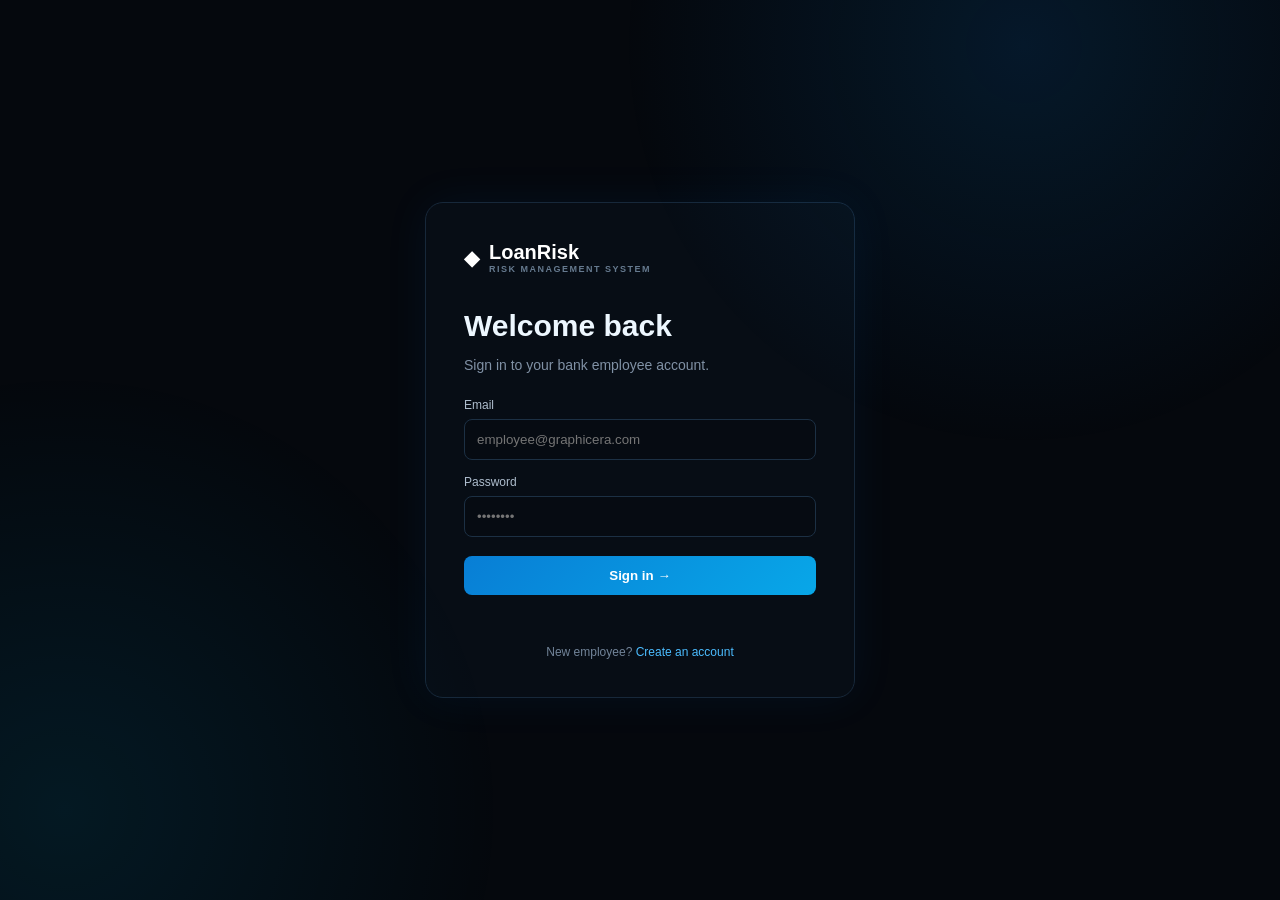
<file: frontend/index.html>
<!DOCTYPE html>
<html lang="en">

<head>
    <meta charset="UTF-8">
    <meta name="viewport" content="width=device-width, initial-scale=1.0">

    <title>LoanRisk | Login</title>

    <link rel="stylesheet" href="css/style.css">
</head>

<body class="auth">

    <main class="card">

        <!-- Brand -->
        <div class="brand">
            ◆
            <span>
                LoanRisk
                <small>Risk Management System</small>
            </span>
        </div>


        <!-- Login Heading -->
        <h1>Welcome back</h1>

        <p>
            Sign in to your bank employee account.
        </p>


        <!-- Login Form -->
        <form id="loginForm">

            <label>
                Email

                <input
                    id="email"
                    type="email"
                    placeholder="employee@graphicera.com"
                    required
                >
            </label>


            <label>
                Password

                <input
                    id="password"
                    type="password"
                    placeholder="••••••••"
                    required
                >
            </label>


            <button type="submit">
                Sign in →
            </button>


            <!-- Login status/error -->
            <div id="msg"></div>

        </form>


        <!-- Signup -->
        <footer>
            New employee?

            <a href="signup.html">
                Create an account
            </a>
        </footer>

    </main>


    <!-- Login JavaScript -->
    <script src="js/login.js"></script>

</body>

</html>
</file>
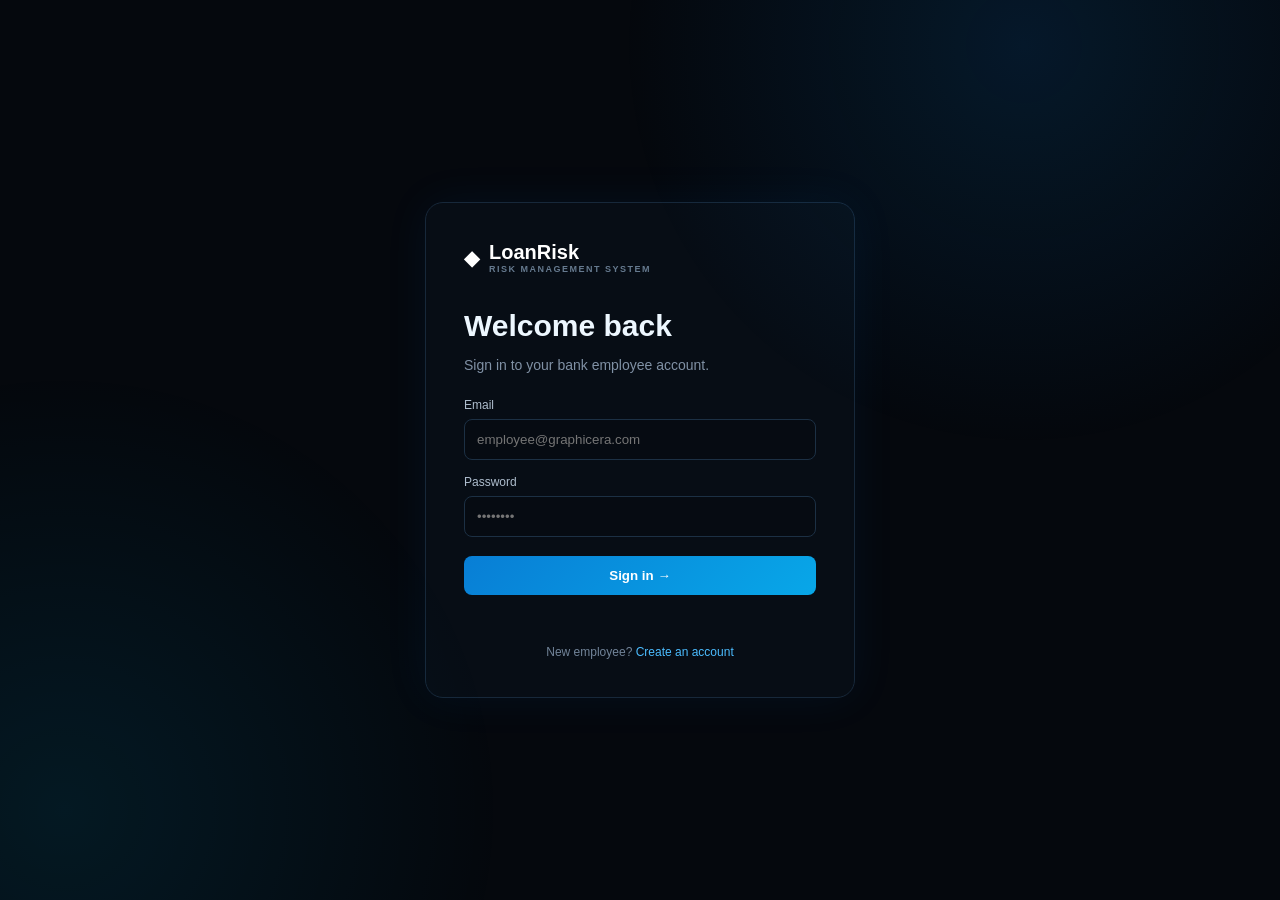
<file: frontend/dashboard.html>
<!DOCTYPE html>
<html lang="en">

<head>
    <meta charset="UTF-8">
    <meta name="viewport" content="width=device-width, initial-scale=1.0">

    <title>LoanRisk | Dashboard</title>

    <link rel="stylesheet" href="css/style.css">
</head>

<body>



    <header>

        <a class="brand" href="dashboard.html">
            ◆

            <span>
                LoanRisk
                <small>Risk Management System</small>
            </span>
        </a>


        <nav>

            <a
                class="active"
                href="dashboard.html"
            >
                Dashboard
            </a>


            <a href="saved-details.html">
                Saved Details
            </a>


            <button
                type="button"
                id="logout"
            >
                Logout
            </button>

        </nav>

    </header>




    <main class="container">


        <!-- Page Heading -->

        <div class="heading">

            <div>

                <small class="eyebrow">
                    CREDIT ANALYSIS
                </small>


                <h1>
                    Loan Default Prediction
                </h1>


                <p>
                    Enter customer information to estimate default risk.
                </p>

            </div>


            <!-- Safety Threshold -->

            <div class="threshold">

                <span>Safety threshold</span>

                <b id="threshold">90%</b>

              <div class="threshold-control">

                <input
                   id="thresholdInput"
                   type="number"
                   min="0"
                   max="100"
                   step="1"
                   value="90"
                >

                <span>%</span>

                <button
                   type="button"
                   id="updateThreshold"
                >
                   Update
                </button>

              </div>

              <div id="thresholdMsg"></div>

            </div>

        
        
        </div>





        <form
            id="predictionForm"
            class="panel"
        >

            <h2>
                Customer Information
            </h2>


            <div class="grid">


                <!-- Age -->

                <label>
                    Age

                    <input
                        id="Age"
                        type="number"
                        min="18"
                        max="110"
                        required
                    >
                </label>



                <!-- Gender -->

                <label>
                    Gender

                    <select
                        id="Gender"
                        required
                    >

                        <option value="">
                            Select
                        </option>

                        <option value="Female">
                            Female
                        </option>

                        <option value="Male">
                            Male
                        </option>

                    </select>

                </label>



                <!-- Person Income -->

                <label>
                    Person Income ( ₹ MOTHLY)

                    <input
                        id="Person_Income"
                        type="number"
                        min="10000"
                        max="100000000"
                        required
                    >
                </label>



                <!-- Employee Experience -->

                <label>
                    Employee Experience (IN YEARS)

                    <input
                        id="Employee_Experience"
                        type="number"
                        min="0"
                        max="50"
                        required
                    >
                </label>



                <!-- Loan Amount -->

                <label>
                    Loan Amount

                    <input
                        id="Loan_Amount"
                        type="number"
                        min="1000"
                        max="10000000"
                        required
                    >
                </label>



                <!-- Loan Interest Rate -->

                <label>
                    Loan Interest Rate

                    <input
                        id="Loan_interest_Rate"
                        type="number"
                        min="1"
                        max="30"
                        step="0.01"
                        required
                    >
                </label>



                <!-- Loan Percentage -->

                <label>
                    Loan Percentage (Ratio)

                    <input
                        id="Loan_percentage"
                        type="number"
                        min="0"
                        max="1"
                        step="0.01"
                        required
                    >
                </label>



                <!-- Credit History -->

                <label>
                    Credit History

                    <input
                        id="Credit_History"
                        type="number"
                        min="0"
                        max="10"
                        step="0.1"
                        required
                    >
                </label>



                <!-- Credit Score -->

                <label>
                    Credit Score

                    <input
                        id="Credit_Score"
                        type="number"
                        min="200"
                        max="1000"
                        required
                    >
                </label>

                

                <!-- Education -->

                <label>
                    Education

                    <select
                        id="Education"
                        required
                    >

                        <option value="">
                            Select
                        </option>

                        <option value="Master">
                            Master
                        </option>

                        <option value="High School">
                            High School
                        </option>

                        <option value="Bachelor">
                            Bachelor
                        </option>

                        <option value="Associate">
                            Associate
                        </option>

                        <option value="Doctorate">
                            Doctorate
                        </option>

                    </select>

                </label>



                <!-- Home Ownership -->

                <label>
                    Home Ownership

                    <select
                        id="Home_Onwership"
                        required
                    >

                        <option value="">
                            Select
                        </option>

                        <option value="Rent">
                            Rent
                        </option>

                        <option value="Own">
                            Own
                        </option>

                        <option value="Mortgage">
                            Mortgage
                        </option>

                        <option value="Other">
                            Other
                        </option>

                    </select>

                </label>



                <!-- Loan Intent -->

                <label>
                    Loan Intent

                    <select
                        id="Loan_Intent"
                        required
                    >

                        <option value="">
                            Select
                        </option>

                        <option value="Personal">
                            Personal
                        </option>

                        <option value="Education">
                            Education
                        </option>

                        <option value="Medical">
                            Medical
                        </option>

                        <option value="Venture">
                            Venture
                        </option>

                        <option value="Homeimprovement">
                            Home Improvement
                        </option>

                        <option value="Debtconsolidation">
                            Debt Consolidation
                        </option>

                    </select>

                </label>

            </div>





            <div class="action-buttons">

                <button
                    type="submit"
                >
                    Analyze Application →
                </button>


                <button
                    type="button"
                    id="saveButton"
                    class="save-button"
                    disabled
                >
                    Save Details
                </button>

            </div>



            <!-- Status / Error Message -->

            <div id="msg"></div>

        </form>





        <section
            id="result"
            class="result hidden"
        >

            <small class="eyebrow">
                PREDICTION RESULT
            </small>


            <h2 id="decision">
                —
            </h2>


            <div class="metrics">


                <!-- Default Risk -->

                <div>

                    Default Risk

                    <strong id="risk">
                        —
                    </strong>

                </div>



                <!-- Safety Score -->

                <div>

                    Safety Score

                    <strong id="safety">
                        —
                    </strong>

                </div>



                <!-- Threshold -->

                <div>

                    Threshold

                    <strong id="resultThreshold">
                        —
                    </strong>

                </div>

            </div>

        </section>

    </main>



    <!-- Dashboard JavaScript -->

    <script src="js/dashboard.js"></script>

</body>

</html>
</file>
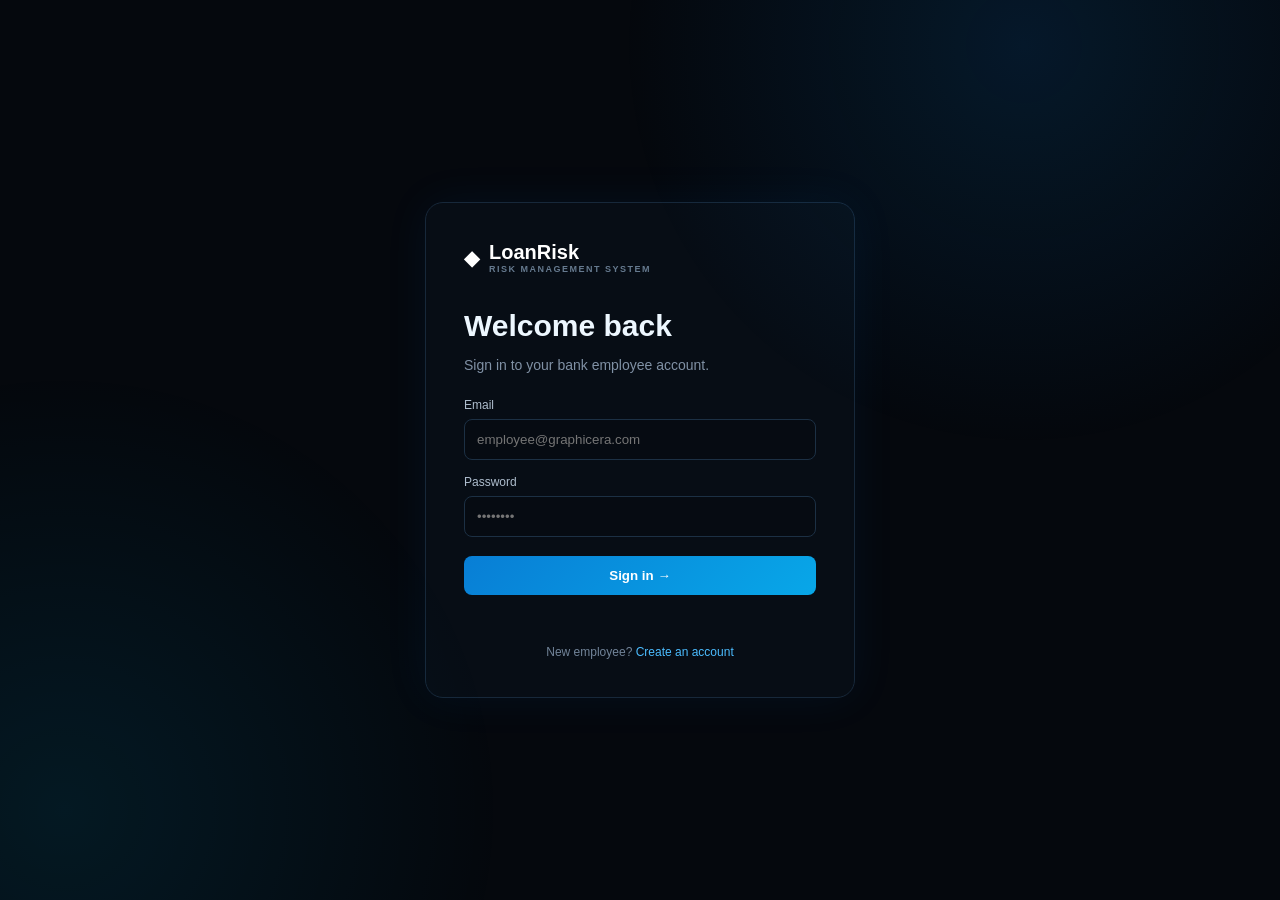
<file: frontend/saved-details.html>
<!DOCTYPE html>
<html lang="en">

<head>
    <meta charset="UTF-8">
    <meta name="viewport" content="width=device-width, initial-scale=1.0">

    <title>LoanRisk | Saved Details</title>

    <link rel="stylesheet" href="css/style.css">
</head>

<body>



    <header>

        <a
            class="brand"
            href="dashboard.html"
        >
            ◆

            <span>
                LoanRisk
                <small>Risk Management System</small>
            </span>
        </a>


        <nav>

            <!-- Dashboard -->

            <a href="dashboard.html">
                Dashboard
            </a>


            <!-- Current Page -->

            <a
                class="active"
                href="saved-details.html"
            >
                Saved Details
            </a>


            <!-- Logout -->

            <button
                type="button"
                id="logout"
            >
                Logout
            </button>

        </nav>

    </header>





    <main class="container">


        <!-- Page Heading -->

        <div class="heading">

            <div>

                <small class="eyebrow">
                    APPLICATIONS
                </small>


                <h1>
                    Saved Details
                </h1>


                <p>
                    Review analyzed loan applications.
                </p>

            </div>

        </div>





        <div class="tabs">

            <button
                type="button"
                class="active"
                data-status="Approved"
            >
                Approved
            </button>


            <button
                type="button"
                data-status="Not Approved"
            >
                Not Approved
            </button>

        </div>





        <section class="panel">

            <div id="records">
                Loading...
            </div>

        </section>

    </main>



    <!-- Saved Details JavaScript -->

    <script src="js/saved-details.js"></script>

</body>

</html>
</file>
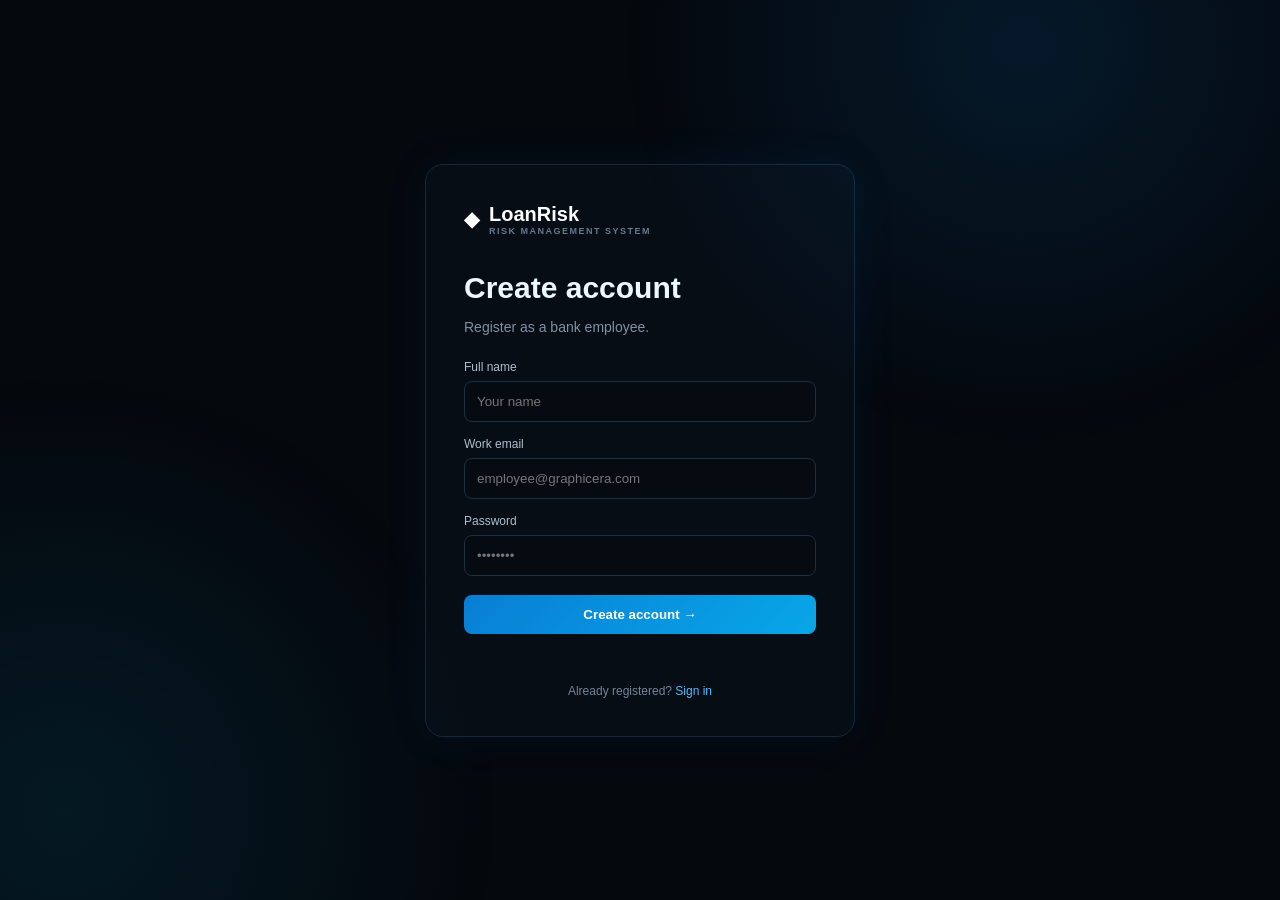
<file: frontend/signup.html>
<!DOCTYPE html>
<html lang="en">

<head>
    <meta charset="UTF-8">
    <meta name="viewport" content="width=device-width, initial-scale=1.0">

    <title>LoanRisk | Signup</title>

    <link rel="stylesheet" href="css/style.css">
</head>

<body class="auth">

    <main class="card">

        <!-- Brand -->
        <div class="brand">
            ◆
            <span>
                LoanRisk
                <small>Risk Management System</small>
            </span>
        </div>


        <!-- Signup Heading -->
        <h1>
            Create account
        </h1>

        <p>
            Register as a bank employee.
        </p>


        <!-- Signup Form -->
        <form id="signupForm">

            <!-- Full Name -->
            <label>
                Full name

                <input
                    id="name"
                    type="text"
                    placeholder="Your name"
                    required
                >
            </label>


            <!-- Work Email -->
            <label>
                Work email

                <input
                    id="email"
                    type="email"
                    placeholder="employee@graphicera.com"
                    required
                >
            </label>


            <!-- Password -->
            <label>
                Password

                <input
                    id="password"
                    type="password"
                    placeholder="••••••••"
                    required
                >
            </label>


            <!-- Signup Button -->
            <button type="submit">
                Create account →
            </button>


            <!-- Status / Error Message -->
            <div id="msg"></div>

        </form>


        <!-- Login Link -->
        <footer>
            Already registered?

            <a href="index.html">
                Sign in
            </a>
        </footer>

    </main>


    <!-- Signup JavaScript -->
    <script src="js/signup.js"></script>

</body>

</html>
</file>
<file: frontend/css/style.css>
* {
  box-sizing: border-box;
}

body {
  margin: 0;
  background: #05080d;
  color: #edf7ff;
  font: 14px Segoe UI, Arial, sans-serif;
}

body:before {
  content: "";
  position: fixed;
  inset: 0;
  pointer-events: none;
  background:
    radial-gradient(circle at 80% 5%, #0879d126, transparent 30%),
    radial-gradient(circle at 5% 90%, #00bfff18, transparent 30%);
}

a {
  color: #4bbcff;
  text-decoration: none;
}

.auth {
  min-height: 100vh;
  display: grid;
  place-items: center;
  padding: 20px;
}

.card,
.panel,
.result {
  background: #080e17e8;
  border: 1px solid #17283a;
  border-radius: 18px;
  box-shadow: 0 0 45px #007fff12;
}

.card {
  width: min(430px, 100%);
  padding: 38px;
}

.brand {
  display: flex;
  align-items: center;
  gap: 10px;
  color: #fff;
  font-size: 20px;
  font-weight: 700;
}

.brand small {
  display: block;
  color: #667a8f;
  font-size: 9px;
  letter-spacing: 1.5px;
  text-transform: uppercase;
}

.card h1 {
  margin: 35px 0 6px;
  font-size: 30px;
}

.card p,
.heading p {
  color: #8091a5;
}

.card form {
  margin-top: 25px;
}

label {
  display: block;
  color: #aebdcd;
  margin: 0 0 15px;
  font-size: 12px;
}

input,
select {
  display: block;
  width: 100%;
  margin-top: 7px;
  padding: 12px;
  background: #060b12;
  color: #eef7ff;
  border: 1px solid #1c3044;
  border-radius: 8px;
  outline: 0;
}

input:focus,
select:focus {
  border-color: #149ce7;
  box-shadow: 0 0 0 3px #008cff12;
}

button {
  border: 0;
  border-radius: 8px;
  padding: 12px 18px;
  background: linear-gradient(135deg, #087ed5, #08a7e8);
  color: #fff;
  font-weight: 700;
  cursor: pointer;
}

form button {
  width: 100%;
  margin-top: 4px;
}

.card footer {
  text-align: center;
  color: #728499;
  margin-top: 20px;
  font-size: 12px;
}

#msg {
  min-height: 20px;
  color: #ff8996;
  margin-top: 10px;
  font-size: 12px;
}

header {
  height: 70px;
  border-bottom: 1px solid #142231;
  background: #05090fe8;
  display: flex;
  align-items: center;
  justify-content: space-between;
  padding: 0 5%;
  position: sticky;
  top: 0;
  z-index: 2;
  backdrop-filter: blur(10px);
}

nav {
  display: flex;
  align-items: center;
  gap: 22px;
}

nav a {
  color: #718398;
  font-size: 13px;
}

nav a.active {
  color: #4bbcff;
}

nav button {
  background: #09111b;
  border: 1px solid #1b3045;
  padding: 8px 12px;
}

.container {
  width: min(1120px, 90%);
  margin: auto;
  padding: 45px 0;
}

.heading {
  display: flex;
  justify-content: space-between;
  align-items: end;
  margin-bottom: 25px;
}

.heading h1 {
  font-size: 30px;
  margin: 5px 0;
}

.eyebrow {
  color: #27aaf4;
  letter-spacing: 2px;
  font-size: 10px;
  font-weight: 800;
}

.threshold {
  border: 1px solid #19324a;
  padding: 13px 17px;
  border-radius: 10px;
  color: #74869a;
}

.threshold b {
  display: block;
  color: #fff;
  font-size: 20px;
  margin-top: 3px;
}

.panel {
  padding: 25px;
}

.panel h2 {
  font-size: 18px;
  margin: 0 0 22px;
}

.grid {
  display: grid;
  grid-template-columns: repeat(3, 1fr);
  gap: 2px 20px;
}

.result {
  margin-top: 20px;
  padding: 25px;
  background: linear-gradient(135deg, #061d2d, #080e17);
}

.result h2 {
  margin: 8px 0 20px;
  font-size: 25px;
}

.metrics {
  display: flex;
  gap: 45px;
  color: #718398;
}

.metrics strong {
  display: block;
  color: #fff;
  font-size: 22px;
  margin-top: 5px;
}

.hidden {
  display: none;
}

.tabs {
  display: flex;
  gap: 8px;
  margin-bottom: 14px;
}

.tabs button {
  background: #080f18;
  color: #7c8ea2;
  border: 1px solid #1a2d40;
}

.tabs button.active {
  background: #082541;
  border-color: #0a8bd3;
  color: #fff;
}

.record {
  display: grid;
  grid-template-columns: 2fr 1fr 1fr 1fr auto;
  padding: 15px 5px;
  border-bottom: 1px solid #142131;
  gap: 15px;
}

.record span {
  display: block;
  color: #708298;
  font-size: 11px;
}

.record strong {
  display: block;
  margin-top: 4px;
}

@media (max-width: 800px) {
  .grid {
    grid-template-columns: repeat(2, 1fr);
  }

  .metrics {
    gap: 20px;
    flex-wrap: wrap;
  }
}

@media (max-width: 560px) {
  header {
    height: auto;
    padding: 15px 4%;
    align-items: flex-start;
  }

  nav {
    gap: 10px;
    flex-wrap: wrap;
    justify-content: end;
  }

  .grid {
    grid-template-columns: 1fr;
  }

  .heading {
    display: block;
  }

  .threshold {
    display: inline-block;
    margin-top: 15px;
  }

  .container {
    padding: 30px 0;
  }

  .card {
    padding: 28px;
  }
}

.action-buttons {
    display: flex;
    gap: 12px;
    margin-top: 5px;
}

.action-buttons button {
    flex: 1;
}

.save-button {
    background: #091522;
    border: 1px solid #17618c;
    color: #4bbcff;
}

.save-button:hover:not(:disabled) {
    background: #0b263a;
    box-shadow: 0 0 20px rgba(0, 157, 255, 0.2);
}

.save-button:disabled {
    opacity: 0.45;
    cursor: not-allowed;
    transform: none;
    box-shadow: none;
}

/* =================================
   Threshold Control
================================= */

.threshold-control {
    display: flex;
    align-items: center;
    gap: 8px;
    margin-top: 12px;
}

.threshold-control input {
    width: 58px;
    height: 34px;
    padding: 0 8px;

    border: 1px solid #263b4d;
    border-radius: 7px;

    background: #08131d;
    color: #eaf4ff;

    font-size: 13px;
    font-weight: 600;
    text-align: center;

    outline: none;
}

.threshold-control input:focus {
    border-color: #3b9ed8;
}

.threshold-control span {
    color: #7f91a3;
    font-size: 13px;
}


/* =================================
   Update Button
================================= */

#updateThreshold {
    height: 34px;
    padding: 0 13px;

    border: 1px solid #31536c;
    border-radius: 7px;

    background: #102536;
    color: #dceeff;

    font-size: 12px;
    font-weight: 600;

    cursor: pointer;

    transition:
        background 0.2s ease,
        border-color 0.2s ease,
        transform 0.15s ease;
}

#updateThreshold:hover {
    background: #16344b;
    border-color: #3b82ad;
}

#updateThreshold:active {
    transform: translateY(1px);
}


/* =================================
   Threshold Message
================================= */

#thresholdMsg {
    margin-top: 7px;

    font-size: 11px;
    line-height: 1.4;

    min-height: 15px;
}
</file>
